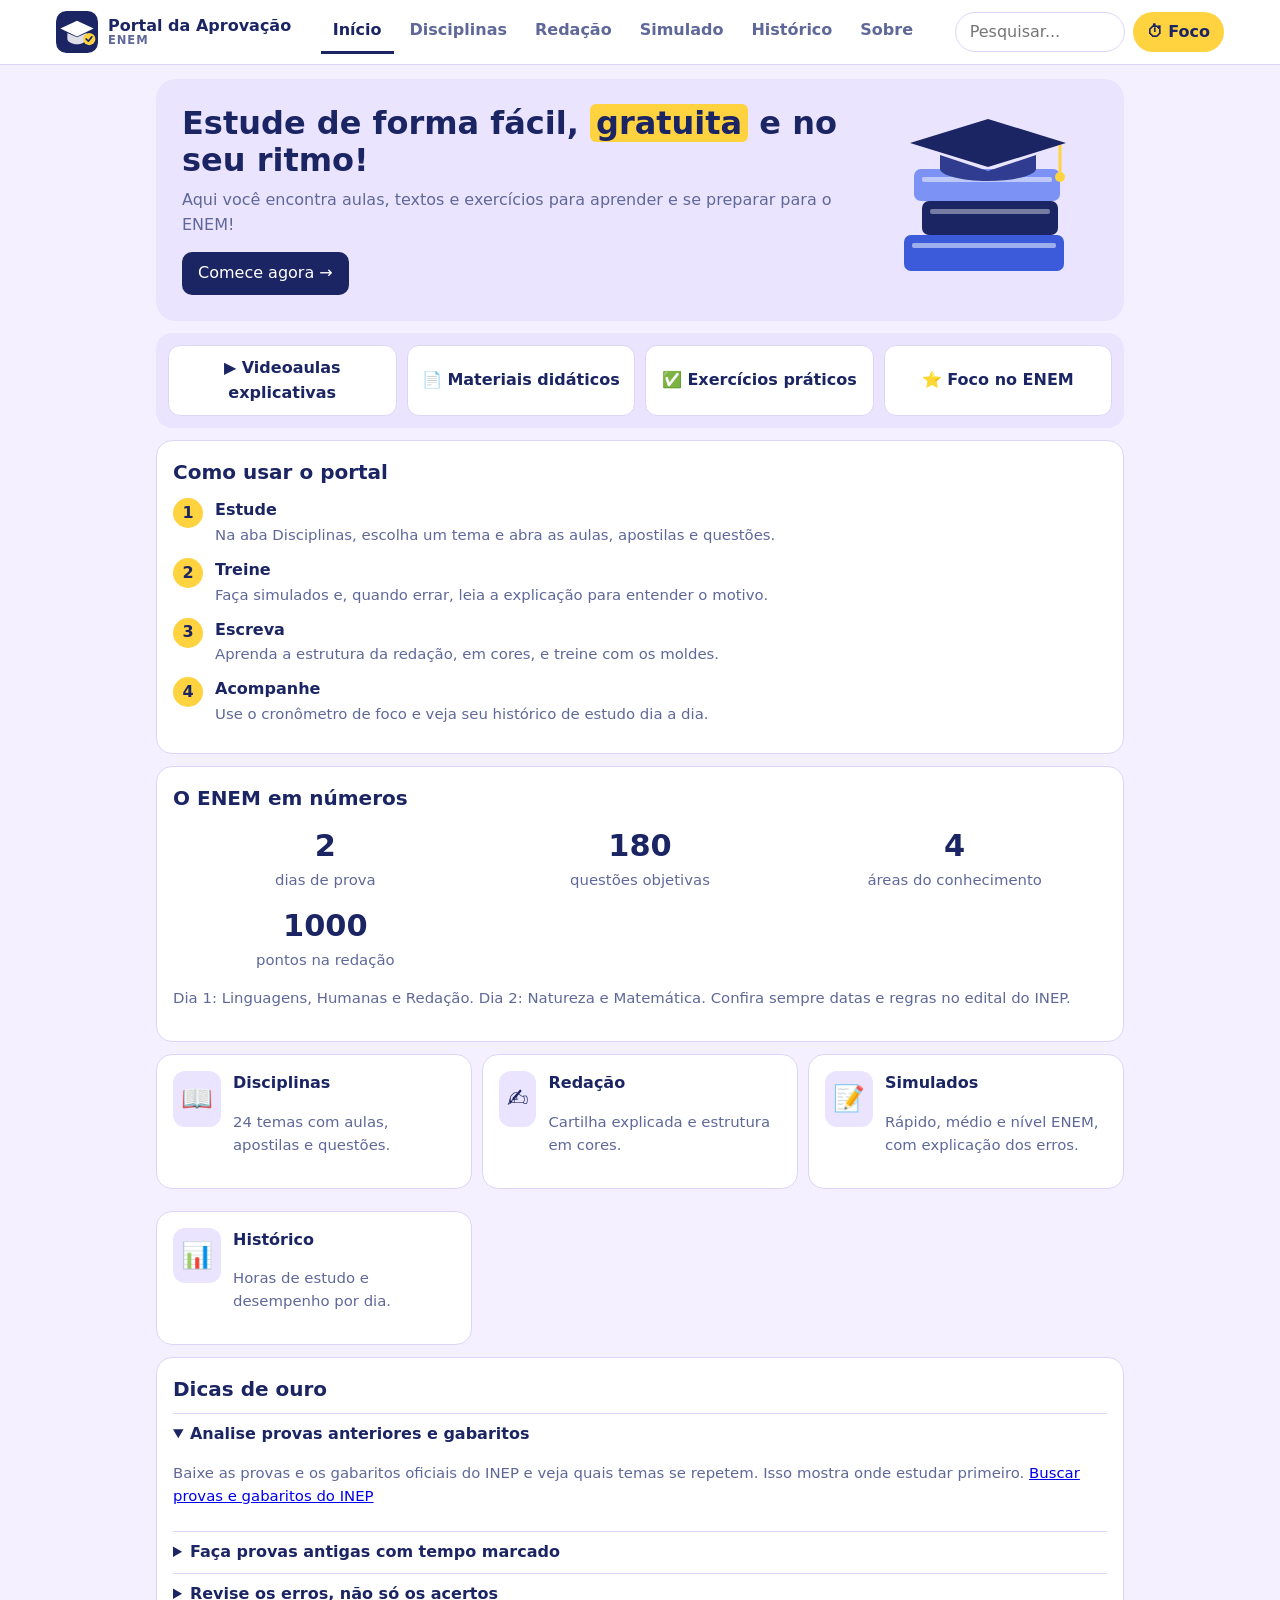
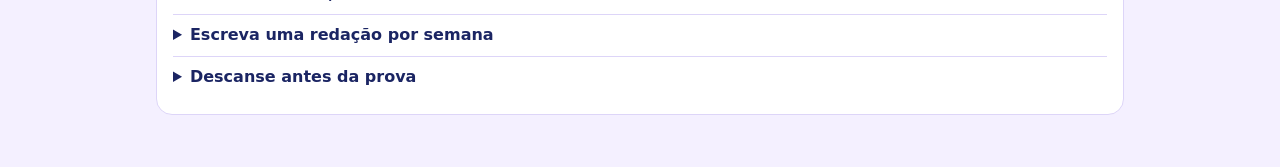
<file: public/index.html>
<!DOCTYPE html>
<html lang="pt-BR">
<head>
<meta charset="utf-8">
<meta name="viewport" content="width=device-width, initial-scale=1">
<title>Portal de Aprovação ENEM</title>
<link rel="stylesheet" href="css/style.css">
</head>
<body>
<!-- ===== CABEÇALHO: logo, menu, pesquisa e cronômetro ===== -->
<header>
  <div class="top">
    <div class="brand"><svg width="42" height="42" viewBox="0 0 48 48" aria-hidden="true"><rect width="48" height="48" rx="12" fill="#1B2563"/><path d="M24 11 5 20l19 9 19-9z" fill="#fff"/><path d="M13 25v7c0 3 5 6 11 6s11-3 11-6v-7l-11 5z" fill="#fff" opacity=".85"/><circle cx="38" cy="32" r="7" fill="#FFD23F"/><path d="m34.5 32 2.5 2.5 4-5" stroke="#1B2563" stroke-width="2" fill="none" stroke-linecap="round" stroke-linejoin="round"/></svg><div>Portal da Aprovação<small>ENEM</small></div></div>
    <nav id="nav">
      <button data-t="sobre" class="on">Início</button>
      <button data-t="comecar">Disciplinas</button>
      <button data-t="red">Redação</button>
      <button data-t="sim">Simulado</button>
      <button data-t="hist">Histórico</button>
      <button data-t="about">Sobre</button>
    </nav>
    <div class="tools">
      <input id="busca" class="search" type="search" placeholder="Pesquisar..." autocomplete="off">
      <button id="pill">⏱ Foco</button>
    </div>
  </div>
</header>
<main>
<!-- ===== ABA: INÍCIO ===== -->
<section id="sobre" class="on">
<div class="hero2">
  <div class="hero2-txt">
    <h1>Estude de forma fácil, <mark>gratuita</mark> e no seu ritmo!</h1>
    <p>Aqui você encontra aulas, textos e exercícios para aprender e se preparar para o ENEM!</p>
    <button class="btn" onclick="irPara('comecar')">Comece agora →</button>
  </div>
  <svg class="hero2-img" viewBox="0 0 220 190" aria-hidden="true">
  <rect x="26" y="130" width="160" height="36" rx="7" fill="#3B5BDB"/><rect x="34" y="138" width="144" height="5" rx="2" fill="#fff" opacity=".5"/>
  <rect x="44" y="96" width="136" height="34" rx="7" fill="#1B2563"/><rect x="52" y="104" width="120" height="5" rx="2" fill="#fff" opacity=".4"/>
  <rect x="36" y="64" width="146" height="32" rx="7" fill="#7C93F5"/><rect x="44" y="72" width="130" height="5" rx="2" fill="#fff" opacity=".5"/>
  <polygon points="110,14 188,38 110,62 32,38" fill="#1B2563"/><path d="M62 50v14c0 6 21 12 48 12s48-6 48-12V50l-48 16z" fill="#2F3C8F"/>
  <line x1="182" y1="40" x2="182" y2="68" stroke="#FFD23F" stroke-width="3"/><circle cx="182" cy="72" r="5" fill="#FFD23F"/>
</svg>
</div>
<div class="chipsbar">
  <button onclick="irPara('comecar')">▶ Videoaulas explicativas</button>
  <button onclick="irPara('comecar')">📄 Materiais didáticos</button>
  <button onclick="irPara('sim')">✅ Exercícios práticos</button>
  <button onclick="irPara('red')">⭐ Foco no ENEM</button>
</div>
<div class="card"><h2>Como usar o portal</h2>
<div class="step"><b class="n">1</b><div><b>Estude</b><br><span class="mut">Na aba Disciplinas, escolha um tema e abra as aulas, apostilas e questões.</span></div></div>
<div class="step"><b class="n">2</b><div><b>Treine</b><br><span class="mut">Faça simulados e, quando errar, leia a explicação para entender o motivo.</span></div></div>
<div class="step"><b class="n">3</b><div><b>Escreva</b><br><span class="mut">Aprenda a estrutura da redação, em cores, e treine com os moldes.</span></div></div>
<div class="step"><b class="n">4</b><div><b>Acompanhe</b><br><span class="mut">Use o cronômetro de foco e veja seu histórico de estudo dia a dia.</span></div></div></div>
<div class="card"><h2>O ENEM em números</h2><div class="grid">
<div class="stat"><div class="big">2</div><div class="mut">dias de prova</div></div><div class="stat"><div class="big">180</div><div class="mut">questões objetivas</div></div><div class="stat"><div class="big">4</div><div class="mut">áreas do conhecimento</div></div><div class="stat"><div class="big">1000</div><div class="mut">pontos na redação</div></div></div>
<p class="mut">Dia 1: Linguagens, Humanas e Redação. Dia 2: Natureza e Matemática. Confira sempre datas e regras no edital do INEP.</p></div>
<div class="grid">
<div class="card feat" onclick="irPara('comecar')"><div class="ic">📖</div><div><h3>Disciplinas</h3><p class="mut">24 temas com aulas, apostilas e questões.</p></div></div>
<div class="card feat" onclick="irPara('red')"><div class="ic">✍️</div><div><h3>Redação</h3><p class="mut">Cartilha explicada e estrutura em cores.</p></div></div>
<div class="card feat" onclick="irPara('sim')"><div class="ic">📝</div><div><h3>Simulados</h3><p class="mut">Rápido, médio e nível ENEM, com explicação dos erros.</p></div></div>
<div class="card feat" onclick="irPara('hist')"><div class="ic">📊</div><div><h3>Histórico</h3><p class="mut">Horas de estudo e desempenho por dia.</p></div></div></div>
<div class="card"><h2>Dicas de ouro</h2>
<details open><summary>Analise provas anteriores e gabaritos</summary><p class="mut">Baixe as provas e os gabaritos oficiais do INEP e veja quais temas se repetem. Isso mostra onde estudar primeiro. <a target="_blank" rel="noopener" href="https://www.google.com/search?q=provas+e+gabaritos+enem+inep">Buscar provas e gabaritos do INEP</a></p></details>
<details><summary>Faça provas antigas com tempo marcado</summary><p class="mut">Treinar o ritmo vale tanto quanto saber o conteúdo. Use o cronômetro de foco.</p></details>
<details><summary>Revise os erros, não só os acertos</summary><p class="mut">Cada erro mostra um buraco de conteúdo ou de leitura. Anote e volte nele em 2 ou 3 dias.</p></details>
<details><summary>Escreva uma redação por semana</summary><p class="mut">A redação é a parte mais treinável da prova. Escreva, corrija e reescreva.</p></details>
<details><summary>Descanse antes da prova</summary><p class="mut">Sono e alimentação na semana final rendem mais do que mais uma noite em claro.</p></details></div>
</section>

<!-- ===== ABA: DISCIPLINAS (cards criados por js/estudar.js) ===== -->
<section id="comecar">
  <h2>Disciplinas</h2>
  <p class="mut">Escolha a matéria que deseja estudar:</p>
  <div class="discs" id="discs"></div>
  <div id="temas"></div>
</section>

<!-- ===== ABA: REDAÇÃO (3 sub-abas) ===== -->
<section id="red">
<div class="sub" id="rsub"><button data-r="r1" class="on">📋 Cartilha</button><button data-r="r2">🎨 Estrutura</button><button data-r="r3">✏️ Escrever e corrigir</button></div>
<div id="r1" class="rp"><div class="card"><h2>As 5 competências (200 pontos cada)</h2><p class="mut">Total de 0 a 1000. Cada competência vai de 0 a 200.</p><div id="comps"></div></div>
<div class="card"><h2>O que zera a redação</h2><p class="mut">Fuga total ao tema; não ser dissertativo-argumentativo; texto muito curto (até 7 linhas); cópia dos textos de apoio; partes desconectadas do tema; impropérios, desenhos ou identificação no texto. Confira a Cartilha do Participante mais recente no site do INEP.</p></div></div>
<div id="r2" class="rp" style="display:none"><div class="card"><h2>Estrutura em cores</h2><p class="mut">Toque no bloco. Você verá uma redação simulada com cada função destacada e, embaixo, o molde de cada frase. Estrutura baseada no Modelo Lacunar (Método Profinho).</p><div class="sub" id="blocos"></div></div><div id="bloco"></div></div>
<div id="r3" class="rp" style="display:none"><div class="card"><h2>Pratique sua redação</h2>
<p><input id="tema" placeholder="Tema da redação" style="width:100%;margin-bottom:8px"></p>
<textarea id="txt" placeholder="Escreva sua redação aqui..."></textarea>
<p class="mut" id="cnt">0 palavras</p>
<div id="res"></div></div></div>
</section>

<!-- ===== ABA: SIMULADO (criado por js/simulado.js) ===== -->
<section id="sim"><div class="card" id="simbox"></div></section>
<!-- ===== ABA: HISTÓRICO (criado por js/historico.js) ===== -->
<section id="hist"><div class="card"><h2>Histórico</h2><div id="hbox"></div></div></section>
<!-- ===== ABA: SOBRE ===== -->
<section id="about">
  <div class="card">
    <h2>Sobre o Portal da Aprovação</h2>
    <p>O Portal da Aprovação é um site gratuito criado para ajudar estudantes do 3º ano do Ensino Médio a se preparar para o ENEM, com dicas, estratégias de estudo, indicação de aulas e materiais, simulados e um guia de redação.</p>
    <p class="mut">Muitos estudantes chegam ao fim do Ensino Médio sem saber como organizar a rotina de estudos. A proposta é tornar esse caminho mais claro e acessível para todos.</p>
  </div>
  <div class="card">
    <h3>O que queremos</h3>
    <details open><summary>Oferecer dicas e estratégias de estudo</summary><p class="mut">Orientações práticas para a preparação para o ENEM.</p></details>
    <details><summary>Ajudar na organização da rotina</summary><p class="mut">Cronômetro de foco e histórico para acompanhar seus estudos.</p></details>
    <details><summary>Incentivar o hábito de estudar</summary><p class="mut">Estudar um pouco todo dia vale mais do que maratonas de última hora.</p></details>
    <details><summary>Contribuir para o seu desempenho no ENEM</summary><p class="mut">Simulados com explicação dos erros e redação passo a passo.</p></details>
  </div>
  <div class="card">
    <h3>Quem faz</h3>
    <p class="mut">Projeto desenvolvido por estudantes do Colégio Estadual de Tempo Integral de Camacã (CETIC), na Bahia.</p>
  </div>
</section>
</main>

<!-- ===== JANELA DO CRONÔMETRO (js/timer.js) ===== -->
<dialog id="dlg"><h3>Cronômetro de foco</h3><p class="mut">Quanto tempo quer estudar?</p>
<div style="display:flex;gap:6px;flex-wrap:wrap"><button class="btn alt" data-m="5">5 min</button><button class="btn alt" data-m="25">25 min</button><button class="btn alt" data-m="50">50 min</button><button class="btn alt" data-m="60">1 h</button></div>
<p><input type="number" id="cm" min="1" max="600" placeholder="Outro (min)" style="width:130px"></p>
<div style="display:flex;gap:6px"><button class="btn o" id="go">Iniciar</button><button class="btn alt" id="stop">Parar</button><button class="btn alt" id="close">Fechar</button></div></dialog>


<!-- ===== SCRIPTS: a ordem importa! dados e util primeiro, main por último ===== -->
<script src="js/dados.js"></script>
<script src="js/util.js"></script>
<script src="js/estudar.js"></script>
<script src="js/redacao.js"></script>
<script src="js/simulado.js"></script>
<script src="js/historico.js"></script>
<script src="js/timer.js"></script>
<script src="js/main.js"></script>
</body>
</html>
</file>
<file: public/css/style.css>
/* Portal de Aprovação ENEM — estilos do site.
   Visual do protótipo: azul-marinho #1B2563, lilás #EAE4FF, destaque amarelo #FFD23F. */

/* ===== 1. CORES (mude as cores do site aqui!) ===== */
:root {
  --bg: #F4F0FF;
  --card: #FFFFFF;
  --tx: #1B2563;
  --mut: #5F6899;
  --bd: #DDD5F8;
  --pr: #1B2563;
  --pr2: #EAE4FF;
  --ac: #FFD23F;
  --on-ac: #1B2563;
  --ok: #15803d;
  --bad: #dc2626;
  color-scheme: light;
}

/* ===== 2. MODO ESCURO (ativa sozinho se o aparelho estiver no escuro) ===== */
@media (prefers-color-scheme:dark) {
  :root:not([data-theme="light"]) {
    --bg: #0f1330;
    --card: #1a2050;
    --tx: #F1EEFF;
    --mut: #aab2e0;
    --bd: #2f3880;
    --pr: #7e8cf0;
    --pr2: #262e6b;
    --ac: #FFD23F;
  --on-ac: #1B2563;
    --ok: #4ade80;
    --bad: #f87171;
    color-scheme: dark;
  }
}

:root[data-theme="dark"] {
  --bg: #0f1330;
  --card: #1a2050;
  --tx: #F1EEFF;
  --mut: #aab2e0;
  --bd: #2f3880;
  --pr: #7e8cf0;
  --pr2: #262e6b;
  --ac: #FFD23F;
  --on-ac: #1B2563;
  --ok: #4ade80;
  --bad: #f87171;
  color-scheme: dark;
}

/* ===== 3. BASE ===== */
* {
  box-sizing: border-box;
}

body {
  margin: 0;
  background: var(--bg);
  color: var(--tx);
  font: 16px/1.55 system-ui,-apple-system,"Segoe UI",Roboto,sans-serif;
}

/* ===== 4. CABEÇALHO E MENU ===== */
header {
  background: var(--card);
  border-bottom: 1px solid var(--bd);
  position: sticky;
  top: 0;
  z-index: 5;
}

.top {
  max-width: 1200px;
  margin: auto;
  padding: 10px 16px;
  display: flex;
  align-items: center;
  gap: 14px;
  flex-wrap: wrap;
}

.brand {
  display: flex;
  align-items: center;
  gap: 10px;
  font-weight: 800;
  line-height: 1.1;
}

.brand small {
  display: block;
  font-weight: 600;
  color: var(--mut);
  font-size: .72rem;
  letter-spacing: .08em;
}

nav {
  flex: 1;
  display: flex;
  justify-content: center;
  gap: 4px;
  overflow-x: auto;
  scrollbar-width: none;
}

nav button {
  border: 0;
  background: none;
  color: var(--mut);
  padding: 8px 12px;
  font: inherit;
  font-weight: 600;
  cursor: pointer;
  white-space: nowrap;
  border-bottom: 3px solid transparent;
}

nav button.on {
  color: var(--pr);
  border-color: var(--pr);
}

.tools {
  display: flex;
  align-items: center;
  gap: 8px;
  margin-left: auto;
}

.search {
  width: 170px;
  padding: 7px 14px;
  border-radius: 99px;
  border: 1px solid var(--bd);
  background: var(--card);
  color: var(--tx);
  font: inherit;
}

#pill {
  background: var(--ac);
  color: var(--on-ac);
  border: 0;
  border-radius: 99px;
  padding: 8px 14px;
  font: inherit;
  font-weight: 700;
  cursor: pointer;
  font-variant-numeric: tabular-nums;
}

@media (max-width: 1240px) {
  nav { order: 3; flex-basis: 100%; justify-content: flex-start; }
}

@media (max-width: 600px) {
  .search { width: 120px; }
}

/* ===== 5. LAYOUT, CARTÕES E BOTÕES ===== */
main {
  max-width: 1000px;
  margin: auto;
  padding: 14px 16px 40px;
}

section {
  display: none;
}

section.on {
  display: block;
}

h2 {
  margin: 0 0 8px;
  font-size: 1.25rem;
}

h3 {
  margin: 0 0 6px;
  font-size: 1rem;
}

.card {
  background: var(--card);
  border: 1px solid var(--bd);
  border-radius: 16px;
  padding: 16px;
  margin-bottom: 12px;
}




.mut {
  color: var(--mut);
  font-size: .93rem;
}

.grid {
  display: grid;
  grid-template-columns: repeat(auto-fill,minmax(250px,1fr));
  gap: 10px;
}

.btn {
  background: var(--pr);
  color: #fff;
  border: 0;
  padding: 9px 16px;
  border-radius: 10px;
  font: inherit;
  cursor: pointer;
  text-decoration: none;
  display: inline-block;
}

.btn.o {
  background: var(--ac);
  color: var(--on-ac);
  font-weight: 700;
}

.btn.alt {
  background: var(--pr2);
  color: var(--pr);
}

.feat {
  display: flex;
  gap: 12px;
  align-items: flex-start;
  cursor: pointer;
}

.feat .ic {
  font-size: 1.6rem;
  background: var(--pr2);
  border-radius: 12px;
  padding: 8px;
}

.bar {
  height: 12px;
  background: var(--pr2);
  border-radius: 9px;
  overflow: hidden;
}

.bar i {
  display: block;
  height: 100%;
  background: linear-gradient(90deg,var(--pr),var(--ac));
  width: 0;
  transition: width .3s;
}

.tag {
  display: inline-block;
  background: var(--pr2);
  color: var(--pr);
  border-radius: 6px;
  padding: 1px 8px;
  font-size: .8rem;
  font-weight: 600;
}

.area {
  margin: 16px 0 8px;
  font-size: 1.05rem;
  color: var(--pr);
  display: flex;
  align-items: center;
  gap: 8px;
}

/* ===== 6. SIMULADO ===== */
.opt {
  display: block;
  width: 100%;
  text-align: left;
  margin: 6px 0;
  padding: 11px;
  border: 1px solid var(--bd);
  border-radius: 10px;
  background: var(--card);
  color: var(--tx);
  font: inherit;
  cursor: pointer;
}

.opt.ok {
  border-color: var(--ok);
  background: color-mix(in srgb,var(--ok) 18%,transparent);
}

.opt.bad {
  border-color: var(--bad);
  background: color-mix(in srgb,var(--bad) 18%,transparent);
}

.why {
  border-left: 5px solid var(--ac);
  background: var(--pr2);
  padding: 10px 12px;
  border-radius: 8px;
  margin: 8px 0;
}

/* ===== 7. REDAÇÃO ===== */
.blk {
  display: block;
  width: 100%;
  text-align: left;
  border: 0;
  border-left: 8px solid;
  border-radius: 10px;
  padding: 12px;
  margin: 6px 0;
  font: inherit;
  font-weight: 700;
  cursor: pointer;
  color: var(--tx);
  background: var(--pr2);
}

#expl {
  border-left: 6px solid var(--ac);
}

input,select {
  font: inherit;
  padding: 7px;
  border: 1px solid var(--bd);
  border-radius: 8px;
  background: var(--card);
  color: var(--tx);
}

table {
  width: 100%;
  border-collapse: collapse;
}

td,th {
  padding: 7px;
  border-bottom: 1px solid var(--bd);
  text-align: left;
  font-size: .92rem;
}

.big {
  font-size: 2.4rem;
  font-weight: 800;
  color: var(--pr);
}

dialog {
  border: 1px solid var(--bd);
  border-radius: 16px;
  background: var(--card);
  color: var(--tx);
  max-width: 340px;
}

.chips {
  display: flex;
  gap: 6px;
  flex-wrap: wrap;
  margin: 8px 0;
}

.chip {
  display: inline-block;
  color: #fff;
  background: var(--c,#0f766e);
  border-radius: 6px;
  padding: 1px 8px;
  font-size: .78rem;
  font-weight: 700;
}

.sub {
  display: flex;
  gap: 6px;
  margin-bottom: 12px;
  flex-wrap: wrap;
}

.sub button {
  border: 1px solid var(--bd);
  background: var(--card);
  color: var(--tx);
  padding: 8px 14px;
  border-radius: 99px;
  font: inherit;
  cursor: pointer;
}

.sub button.on {
  background: var(--pr);
  color: #fff;
  border-color: var(--pr);
}

.ess {
  line-height: 1.9;
  text-align: justify;
}

.ess span {
  background: color-mix(in srgb,var(--c) 22%,transparent);
  border-bottom: 2px solid var(--c);
  border-radius: 3px;
  padding: 0 2px;
}

.seg {
  border-left: 6px solid var(--c);
  padding: 6px 12px;
  margin: 10px 0;
  background: color-mix(in srgb,var(--c) 8%,transparent);
  border-radius: 0 10px 10px 0;
}

.seg .m {
  font-style: italic;
  color: var(--mut);
  font-size: .9rem;
  margin: 4px 0;
}

textarea {
  width: 100%;
  min-height: 260px;
  font: inherit;
  padding: 10px;
  border: 1px solid var(--bd);
  border-radius: 10px;
  background: var(--card);
  color: var(--tx);
}

.step {
  display: flex;
  gap: 12px;
  align-items: flex-start;
  margin: 10px 0;
}

.step b.n {
  background: var(--ac);
  color: var(--on-ac);
  border-radius: 50%;
  min-width: 30px;
  height: 30px;
  display: flex;
  align-items: center;
  justify-content: center;
}

.stat {
  text-align: center;
}

.stat .big {
  font-size: 1.9rem;
}

details {
  border-top: 1px solid var(--bd);
  padding: 8px 0;
}

summary {
  cursor: pointer;
  font-weight: 600;
}

/* ===== 8. TELA INICIAL E DISCIPLINAS (visual do protótipo) ===== */
.hero2 {
  display: flex;
  align-items: center;
  justify-content: space-between;
  gap: 16px;
  flex-wrap: wrap;
  background: var(--pr2);
  border-radius: 20px;
  padding: 26px;
  margin-bottom: 12px;
}

.hero2-txt {
  flex: 1 1 280px;
}

.hero2 h1 {
  margin: 0 0 10px;
  font-size: 2rem;
  line-height: 1.15;
}

.hero2 p {
  color: var(--mut);
  margin: 0 0 14px;
}

mark {
  background: var(--ac);
  color: var(--on-ac);
  padding: 0 6px;
  border-radius: 6px;
}

.hero2-img {
  width: 220px;
  max-width: 45%;
  margin: auto;
}

.chipsbar {
  display: flex;
  gap: 10px;
  flex-wrap: wrap;
  background: var(--pr2);
  border-radius: 16px;
  padding: 12px;
  margin-bottom: 12px;
}

.chipsbar button {
  flex: 1 1 150px;
  background: var(--card);
  border: 1px solid var(--bd);
  border-radius: 12px;
  padding: 10px;
  font: inherit;
  font-weight: 600;
  color: var(--tx);
  cursor: pointer;
}

.discs {
  display: grid;
  grid-template-columns: repeat(auto-fill, minmax(150px, 1fr));
  gap: 10px;
  margin: 12px 0;
}

.disc {
  background: var(--pr2);
  border: 2px solid transparent;
  border-radius: 16px;
  padding: 16px 8px;
  font: inherit;
  font-weight: 700;
  color: var(--tx);
  cursor: pointer;
  display: flex;
  flex-direction: column;
  align-items: center;
  gap: 6px;
}

.disc span {
  font-size: 2rem;
}

.disc.on {
  border-color: var(--pr);
  background: var(--card);
}
</file>
